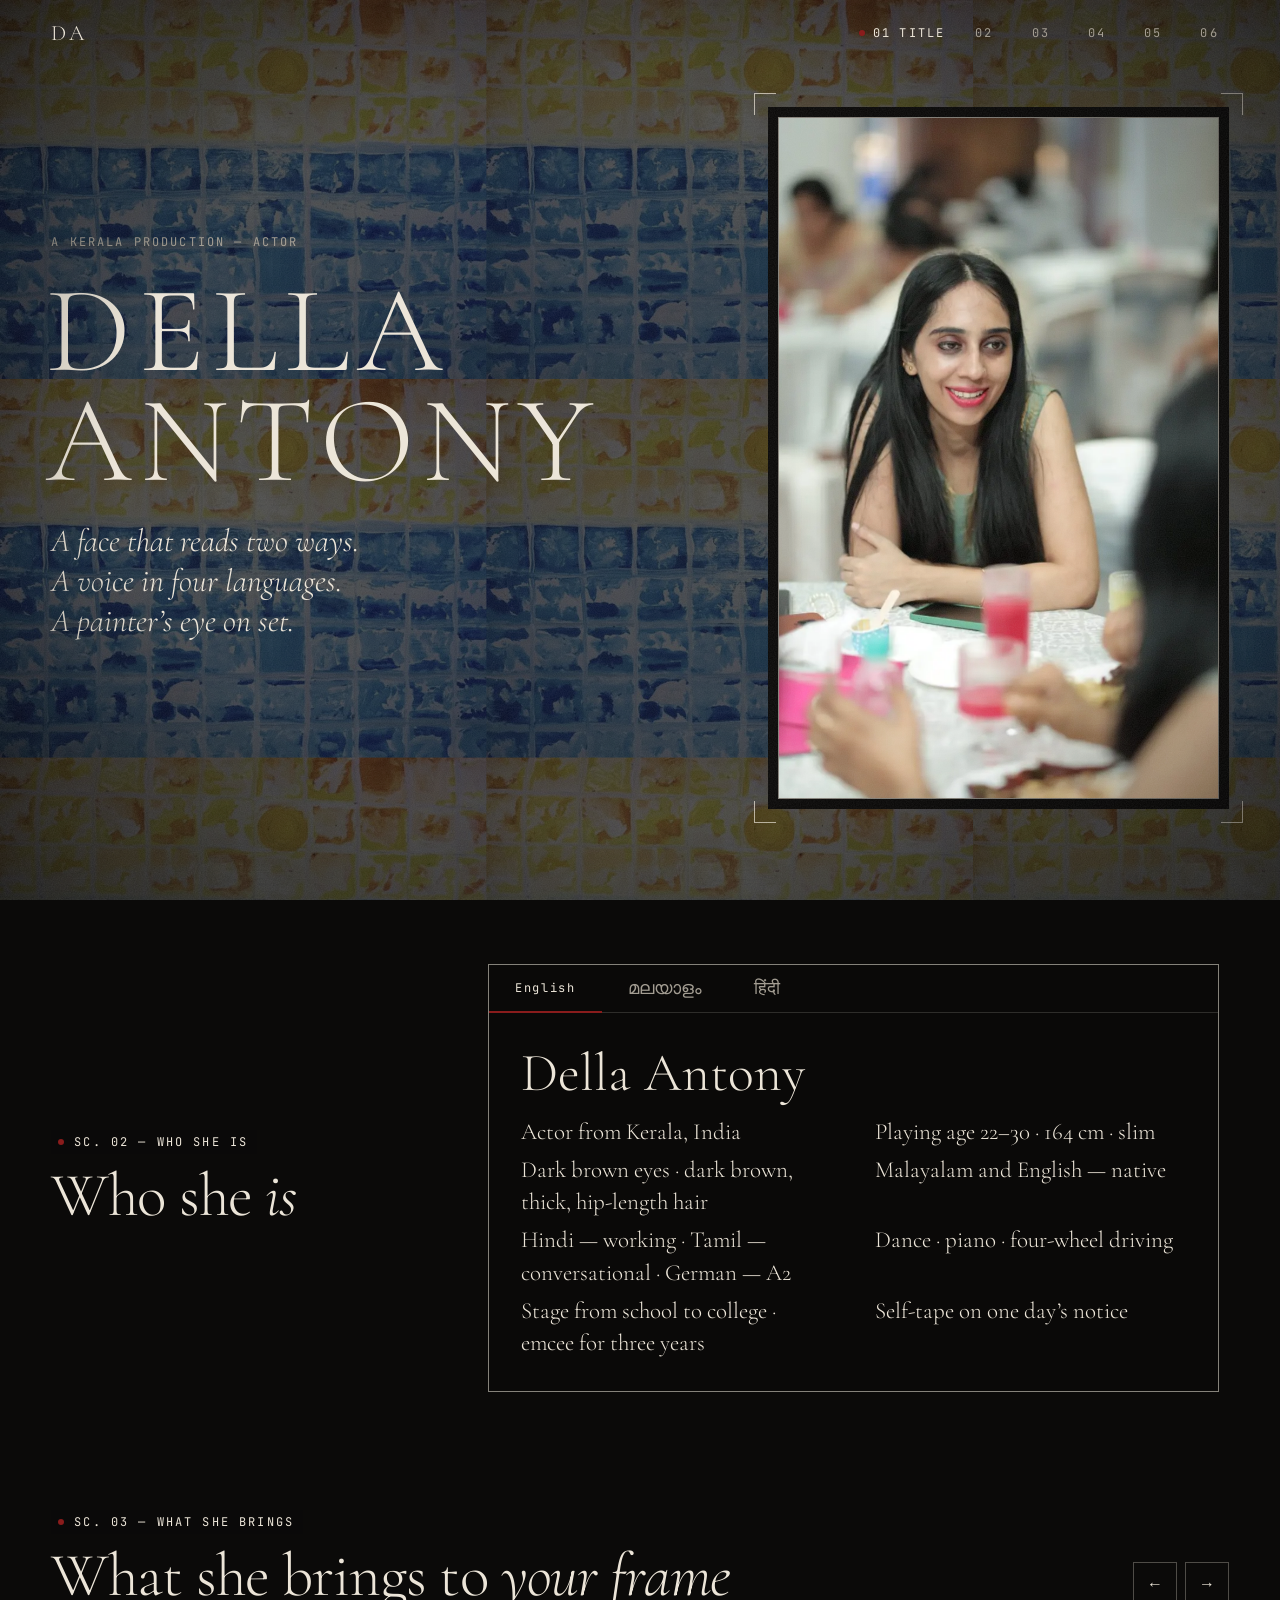
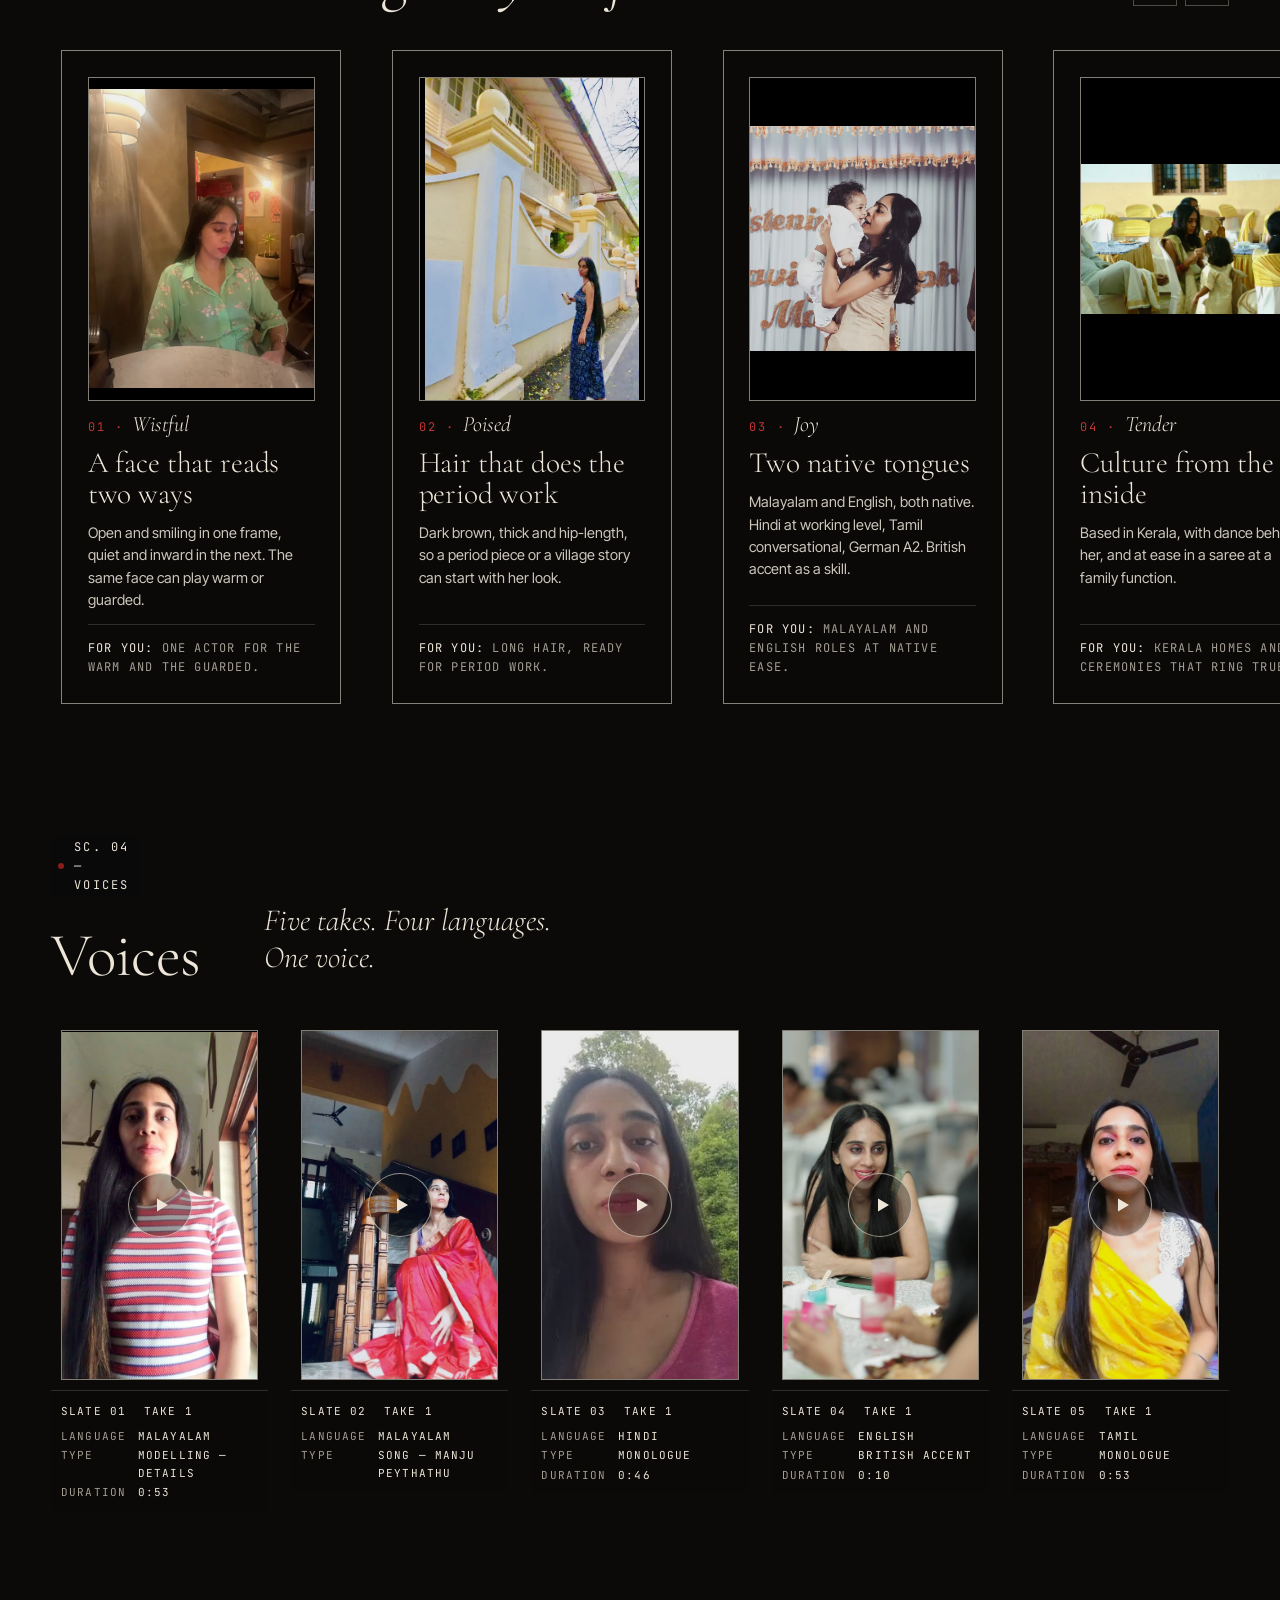
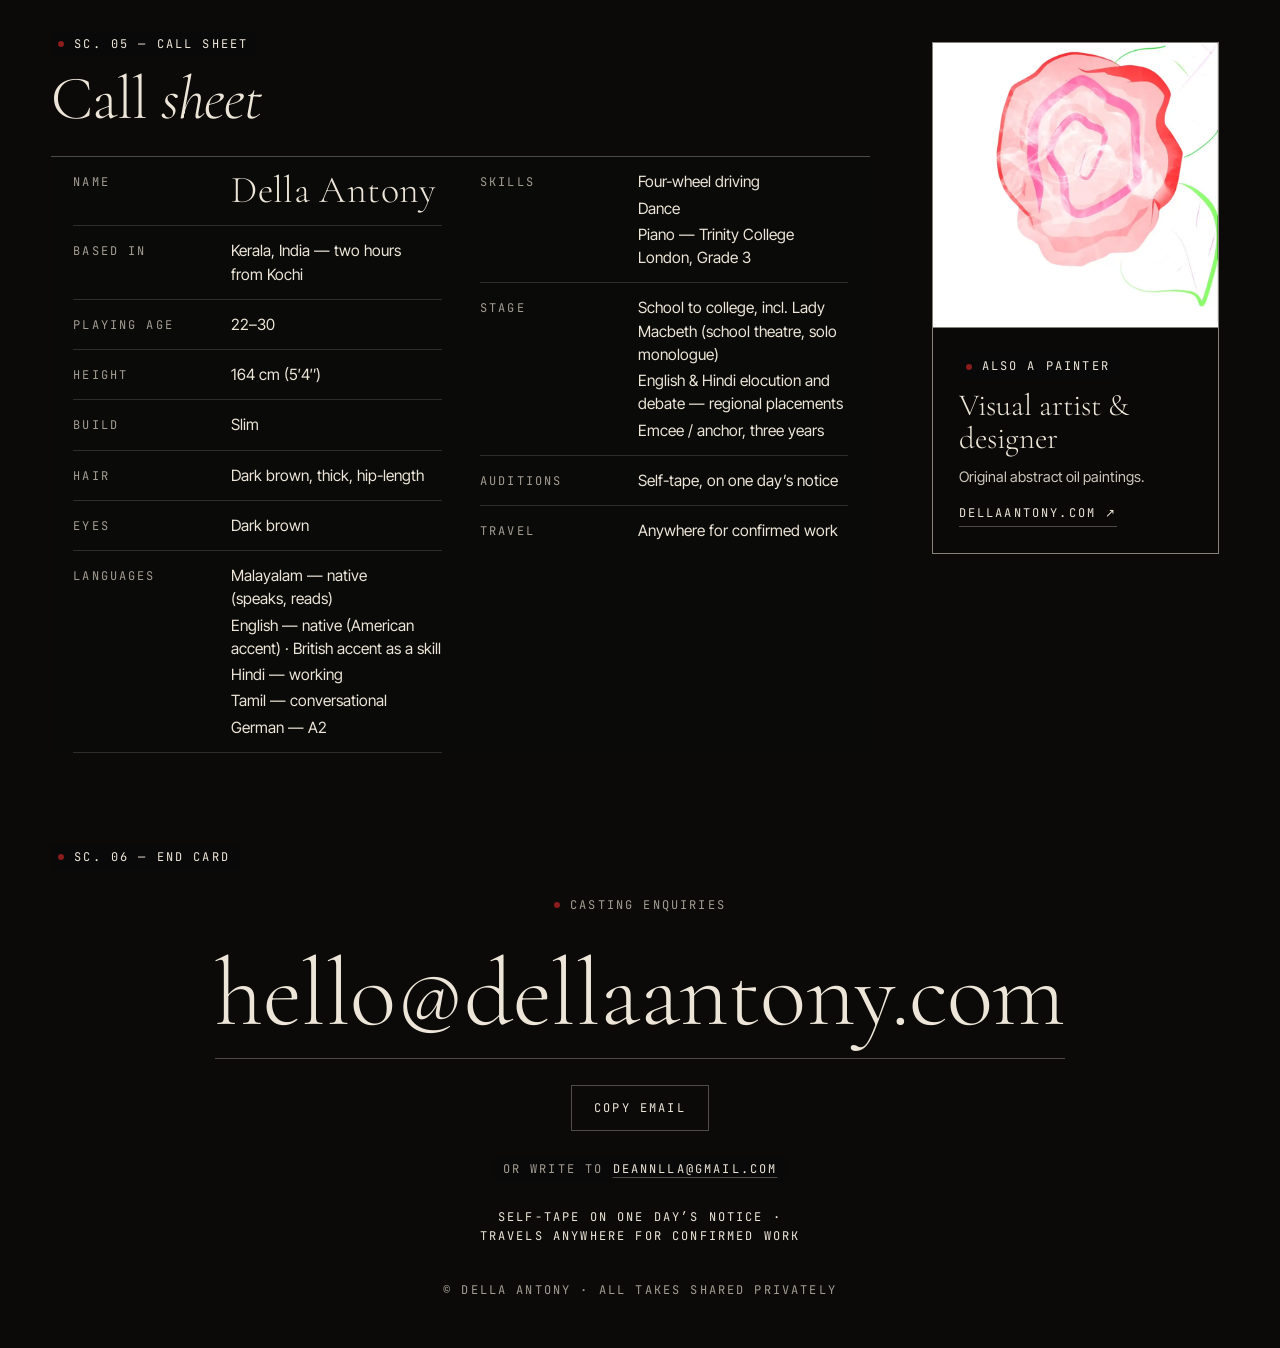
<file: della-portfolio/site/index.html>
<!doctype html>
<html lang="en">
<head>
<meta charset="utf-8">
<meta name="viewport" content="width=device-width, initial-scale=1, viewport-fit=cover">
<title>Della Antony — Actor</title>
<meta name="description" content="Malayalam · Tamil · Hindi · English">

<!-- Shared privately: keep search engines out -->
<meta name="robots" content="noindex, nofollow">
<meta name="theme-color" content="#0B0A09">
<meta name="color-scheme" content="dark">

<!-- Link previews (WhatsApp / email). Preview crawlers need the full address of the picture. -->
<meta property="og:type" content="website">
<meta property="og:url" content="https://actorportfoliodel.netlify.app/">
<meta property="og:title" content="Della Antony — Actor">
<meta property="og:description" content="Malayalam · Tamil · Hindi · English">
<meta property="og:image" content="https://actorportfoliodel.netlify.app/assets/og/og.jpg">
<meta property="og:image:width" content="1200">
<meta property="og:image:height" content="630">
<meta property="og:image:alt" content="Della Antony — Actor. A portrait of her smiling, on a dark ground.">
<meta name="twitter:card" content="summary_large_image">

<link rel="icon" href="data:image/svg+xml,%3Csvg xmlns='http://www.w3.org/2000/svg' viewBox='0 0 32 32'%3E%3Crect width='32' height='32' fill='%230B0A09'/%3E%3Ccircle cx='16' cy='16' r='5' fill='%238A1C1C'/%3E%3C/svg%3E">
<link rel="preload" href="fonts/cormorant-garamond-latin-300-normal.woff2" as="font" type="font/woff2" crossorigin>
<link rel="preload" href="fonts/jetbrains-mono-latin-400-normal.woff2" as="font" type="font/woff2" crossorigin>
<link rel="stylesheet" href="style.css">
<script>document.documentElement.classList.add('js')</script>
</head>
<body>
<a class="skip mono" href="#main">Skip to content</a>
<div class="painting" aria-hidden="true"></div>
<div class="grain-wrap" aria-hidden="true"><div class="grain"></div></div>
<div class="vignette" aria-hidden="true"></div>

<header class="bar">
  <a class="mark" href="#sc1" aria-label="DA — Della Antony, back to the title">DA</a>
  <nav aria-label="Scenes">
    <ol class="scenes mono">
      <li><a href="#sc1" data-scene="sc1"><i class="dot" aria-hidden="true"></i><span class="n">01</span><span class="lbl">Title</span></a></li>
      <li><a href="#sc2" data-scene="sc2"><i class="dot" aria-hidden="true"></i><span class="n">02</span><span class="lbl">Who</span></a></li>
      <li><a href="#sc3" data-scene="sc3"><i class="dot" aria-hidden="true"></i><span class="n">03</span><span class="lbl">Brings</span></a></li>
      <li><a href="#sc4" data-scene="sc4"><i class="dot" aria-hidden="true"></i><span class="n">04</span><span class="lbl">Voices</span></a></li>
      <li><a href="#sc5" data-scene="sc5"><i class="dot" aria-hidden="true"></i><span class="n">05</span><span class="lbl">Call sheet</span></a></li>
      <li><a href="#sc6" data-scene="sc6"><i class="dot" aria-hidden="true"></i><span class="n">06</span><span class="lbl">Contact</span></a></li>
    </ol>
  </nav>
</header>

<main id="main">

<!-- ═══════════ SC. 01 — TITLE ═══════════ -->
<section id="sc1" class="scene title" aria-labelledby="name">
  <figure class="hero-img">
    <span class="mat"><span class="fm"><picture>
      <source type="image/webp" srcset="assets/photos/hero-800.webp 800w, assets/photos/hero-1600.webp 1067w" sizes="(min-width: 960px) 40vw, 100vw">
      <img src="assets/photos/hero-800.webp" width="1067" height="1600" fetchpriority="high" decoding="async"
           alt="Della Antony smiling, seated at a table, in a sleeveless green-blue top, her long dark hair falling straight.">
    </picture></span></span>
    <i class="crop tl" aria-hidden="true"></i><i class="crop tr" aria-hidden="true"></i>
    <i class="crop bl" aria-hidden="true"></i><i class="crop br" aria-hidden="true"></i>
  </figure>

  <div class="title-copy">
    <p class="typed mono" id="typed" data-in="typed" data-text="A KERALA PRODUCTION — ACTOR"><span class="sr">A Kerala production — Actor</span><span class="typed-out" aria-hidden="true">A KERALA PRODUCTION — ACTOR</span><span class="caret" aria-hidden="true"></span></p>
    <h1 id="name" data-in="name"><span>Della</span> <span>Antony</span></h1>
    <p class="line" data-in="line"><span>A face that reads two ways.</span> <span>A voice in four languages.</span> <span>A painter’s eye on set.</span></p>
    <p class="langs mono" data-in="langs">Malayalam · Tamil · Hindi · English</p>
  </div>

  <p class="slate-bl mono" data-in="meta">SC. 01 / TAKE 1 / KOCHI, IN</p>
  <div class="rec-br mono" data-in="meta">
    <span class="rec"><i class="dot" aria-hidden="true"></i>REC</span>
    <a class="scroll" href="#sc2" aria-label="Scroll down"><span>Scroll</span><i class="hair" aria-hidden="true"></i></a>
  </div>
</section>

<!-- ═══════════ SC. 02 — WHO SHE IS ═══════════ -->
<section id="sc2" class="scene who" aria-labelledby="h-who">
  <header class="scene-head reveal">
    <p class="slate mono"><i class="dot" aria-hidden="true"></i>SC. 02 — WHO SHE IS</p>
    <h2 id="h-who">Who she <em>is</em></h2>
  </header>

  <div class="mat reveal" style="--d:150ms"><div class="fm bio">
    <div class="tabs mono" role="tablist" aria-label="Biodata language">
      <button role="tab" id="tab-en" aria-controls="bio-en" aria-selected="true" type="button">English</button>
      <button role="tab" id="tab-ml" aria-controls="bio-ml" aria-selected="false" tabindex="-1" type="button" lang="ml">മലയാളം</button>
      <button role="tab" id="tab-hi" aria-controls="bio-hi" aria-selected="false" tabindex="-1" type="button" lang="hi">हिंदी</button>
    </div>

    <div class="panel" role="tabpanel" id="bio-en" aria-labelledby="tab-en" lang="en">
      <p class="big">Della Antony</p>
      <p>Actor from Kerala, India</p>
      <p>Playing age 22–30 · 164 cm · slim</p>
      <p>Dark brown eyes · dark brown, thick, hip-length hair</p>
      <p>Malayalam and English — native</p>
      <p>Hindi — working · Tamil — conversational · German — A2</p>
      <p>Dance · piano · four-wheel driving</p>
      <p>Stage from school to college · emcee for three years</p>
      <p>Self-tape on one day’s notice</p>
    </div>

    <div class="panel" role="tabpanel" id="bio-ml" aria-labelledby="tab-ml" lang="ml" hidden>
      <p class="big">ഡെല്ല ആന്റണി</p>
      <p>കേരളത്തിൽ നിന്നുള്ള അഭിനേത്രി</p>
      <p>അഭിനയിക്കാവുന്ന പ്രായം 22–30 · ഉയരം 164 സെ.മീ. · മെലിഞ്ഞ ശരീരം</p>
      <p>ഇരുണ്ട തവിട്ടുനിറമുള്ള കണ്ണുകൾ · ഇരുണ്ട തവിട്ടുനിറത്തിലുള്ള, കട്ടിയുള്ള, അരവരെ നീളമുള്ള മുടി</p>
      <p>മലയാളവും ഇംഗ്ലീഷും — മാതൃഭാഷ</p>
      <p>ഹിന്ദി — പ്രവർത്തനക്ഷമം · തമിഴ് — സംഭാഷണ നിലവാരം · ജർമ്മൻ — A2</p>
      <p>നൃത്തം · പിയാനോ · ഫോർ-വീൽ ഡ്രൈവിംഗ്</p>
      <p>സ്കൂൾ മുതൽ കോളേജ് വരെ വേദി · മൂന്ന് വർഷം അവതാരക</p>
      <p>ഒരു ദിവസത്തെ അറിയിപ്പിൽ സെൽഫ്-ടേപ്പ്</p>
    </div>

    <div class="panel" role="tabpanel" id="bio-hi" aria-labelledby="tab-hi" lang="hi" hidden>
      <p class="big">डेला एंटनी</p>
      <p>केरल, भारत की अभिनेत्री</p>
      <p>किरदार की उम्र 22–30 · कद 164 सेमी · छरहरी</p>
      <p>गहरी भूरी आँखें · गहरे भूरे, घने, कमर तक लंबे बाल</p>
      <p>मलयालम और अंग्रेज़ी — मातृभाषा</p>
      <p>हिंदी — कामकाजी · तमिल — बातचीत लायक · जर्मन — A2</p>
      <p>नृत्य · पियानो · फ़ोर-व्हील ड्राइविंग</p>
      <p>स्कूल से कॉलेज तक मंच · तीन साल एमसी</p>
      <p>एक दिन के नोटिस पर सेल्फ-टेप</p>
    </div>
  </div></div>
</section>

<!-- ═══════════ SC. 03 — WHAT SHE BRINGS ═══════════ -->
<section id="sc3" class="scene brings" aria-labelledby="h-brings">
  <header class="scene-head rail-head reveal">
    <div>
      <p class="slate mono"><i class="dot" aria-hidden="true"></i>SC. 03 — WHAT SHE BRINGS</p>
      <h2 id="h-brings">What she brings to <em>your frame</em></h2>
    </div>
    <div class="rail-nav mono" aria-hidden="true">
      <button type="button" data-rail="rail-brings" data-dir="-1" tabindex="-1">←</button><button type="button" data-rail="rail-brings" data-dir="1" tabindex="-1">→</button>
    </div>
  </header>

  <ul class="rail cards reveal" id="rail-brings" tabindex="0" aria-label="What she brings, each with a photo. Swipe sideways to see all eight.">
    <li class="card pair"><div class="mat"><article class="fm">
      <button class="fr-btn" type="button" data-full="assets/photos/green-shirt-1600.webp" data-word="Wistful" aria-label="Enlarge photo 1, Wistful"><span class="ph"><img src="assets/photos/green-shirt-rail.webp" width="570" height="760" loading="lazy" decoding="async" alt="Della in a green floral shirt at a restaurant table, eyes lowered, lost in a quiet thought."></span></button>
      <p class="mono num">01 · <i>Wistful</i></p><h3>A face that reads two ways</h3>
      <p>Open and smiling in one frame, quiet and inward in the next. The same face can play warm or guarded.</p>
      <p class="mono foryou"><b>For you:</b> one actor for the warm and the guarded.</p></article></div></li>
    <li class="card pair"><div class="mat"><article class="fm">
      <button class="fr-btn" type="button" data-full="assets/photos/building-1600.webp" data-word="Poised" aria-label="Enlarge photo 2, Poised"><span class="ph"><img src="assets/photos/building-rail.webp" width="506" height="760" loading="lazy" decoding="async" alt="Della standing upright and small beside a cream and yellow heritage wall, her hair falling to her hips, looking back toward the camera."></span></button>
      <p class="mono num">02 · <i>Poised</i></p><h3>Hair that does the period work</h3>
      <p>Dark brown, thick and hip-length, so a period piece or a village story can start with her look.</p>
      <p class="mono foryou"><b>For you:</b> long hair, ready for period work.</p></article></div></li>
    <li class="card pair"><div class="mat"><article class="fm">
      <button class="fr-btn" type="button" data-full="assets/photos/baby-1600.webp" data-word="Joy" aria-label="Enlarge photo 3, Joy"><span class="ph"><img src="assets/photos/baby-rail.webp" width="760" height="760" loading="lazy" decoding="async" alt="Della lifting a laughing baby in white, her face close to his, at a christening."></span></button>
      <p class="mono num">03 · <i>Joy</i></p><h3>Two native tongues</h3>
      <p>Malayalam and English, both native. Hindi at working level, Tamil conversational, German A2. British accent as a skill.</p>
      <p class="mono foryou"><b>For you:</b> Malayalam and English roles at native ease.</p></article></div></li>
    <li class="card pair"><div class="mat"><article class="fm">
      <button class="fr-btn" type="button" data-full="assets/photos/saree-1600.webp" data-word="Tender" aria-label="Enlarge photo 4, Tender"><span class="ph"><img src="assets/photos/saree-rail.webp" width="1000" height="666" loading="lazy" decoding="async" alt="Della in a cream saree with a red bindi, seated at a family function, gently feeding a small child."></span></button>
      <p class="mono num">04 · <i>Tender</i></p><h3>Culture from the inside</h3>
      <p>Based in Kerala, with dance behind her, and at ease in a saree at a family function.</p>
      <p class="mono foryou"><b>For you:</b> Kerala homes and ceremonies that ring true.</p></article></div></li>
    <li class="card pair"><div class="mat"><article class="fm">
      <button class="fr-btn" type="button" data-full="assets/photos/night-lights-1600.webp" data-word="Radiant" aria-label="Enlarge photo 5, Radiant"><span class="ph"><img src="assets/photos/night-lights-rail.webp" width="428" height="760" loading="lazy" decoding="async" alt="Della in a lilac knit top and a long cream embroidered skirt, standing before a gate strung with fairy lights at night."></span></button>
      <p class="mono num">05 · <i>Radiant</i></p><h3>At home on a stage</h3>
      <p>Stage work from school to college, including Lady Macbeth in school theatre. Emcee for three years.</p>
      <p class="mono foryou"><b>For you:</b> stage-trained presence, and live hosting.</p></article></div></li>
    <li class="card pair"><div class="mat"><article class="fm">
      <button class="fr-btn" type="button" data-full="assets/photos/blue-dress-1600.webp" data-word="Unbothered" aria-label="Enlarge photo 6, Unbothered"><span class="ph"><img src="assets/photos/blue-dress-rail.webp" width="570" height="760" loading="lazy" decoding="async" alt="Della in a royal blue dress, reclining on a hotel bed with one hand in her hair, calm and unbothered."></span></button>
      <p class="mono num">06 · <i>Unbothered</i></p><h3>Behind the wheel</h3>
      <p>Four-wheel driving is on her list of skills.</p>
      <p class="mono foryou"><b>For you:</b> scenes that need her driving.</p></article></div></li>
    <li class="card pair"><div class="mat"><article class="fm">
      <button class="fr-btn" type="button" data-full="assets/photos/church-1600.webp" data-word="Awe" aria-label="Enlarge photo 7, Awe"><span class="ph"><img src="assets/photos/church-rail.webp" width="608" height="760" loading="lazy" decoding="async" alt="Della in a dark top beside a carved wooden staircase in an old church, looking up at golden statues in the dim light."></span></button>
      <p class="mono num">07 · <i>Awe</i></p><h3>A painter’s eye</h3>
      <p>A visual artist and designer who paints original abstract oils, and thinks in colour and composition.</p>
      <p class="mono foryou"><b>For you:</b> a collaborator who reads the frame.</p></article></div></li>
    <li class="card pair"><div class="mat"><article class="fm">
      <button class="fr-btn" type="button" data-full="assets/photos/kitchen-1600.webp" data-word="Lost in thought" aria-label="Enlarge photo 8, Lost in thought"><span class="ph"><img src="assets/photos/kitchen-rail.webp" width="608" height="760" loading="lazy" decoding="async" alt="Della in a black halter dress sitting on the floor by a window, holding a wine glass, a bottle and plates of food beside her, gazing off to one side."></span></button>
      <p class="mono num">08 · <i>Lost in thought</i></p><h3>Runs on a schedule</h3>
      <p>Works as a delivery manager, remotely, for a Delhi-based tech company.</p>
      <p class="mono foryou"><b>For you:</b> reliable on call times; self-tape on one day’s notice.</p></article></div></li>
  </ul>

</section>

<!-- ═══════════ SC. 04 — VOICES ═══════════ -->
<section id="sc4" class="scene voices" aria-labelledby="h-voices">
  <header class="scene-head reveal">
    <p class="slate mono"><i class="dot" aria-hidden="true"></i>SC. 04 — VOICES</p>
    <h2 id="h-voices">Voices</h2>
    <p class="lede" id="lede">Five takes. Four languages. One voice.</p>
  </header>

  <!-- Slate numbers and the line above are filled in by main.js from whatever cards are here. -->
  <ol class="rail slates reveal" id="slates" aria-label="Voice clips. Swipe sideways.">

<li class="clip" data-kind="local" data-lang="Malayalam" data-title="Modelling, details in Malayalam">
      <div class="mat"><div class="frame">
        <video preload="none" playsinline poster="assets/clips/modelling.jpg" src="assets/clips/modelling.mp4" width="478" height="850"></video>
        <button class="play" type="button" aria-label="Play modelling video, details in Malayalam, 0:53"><svg viewBox="0 0 24 24" aria-hidden="true"><path d="M8 5.5v13l11-6.5z"/></svg></button>
      </div></div>
      <div class="slate-block mono">
        <div class="sb-l"><span>Slate <b class="num">01</b></span><span>Take 1</span></div>
        <dl class="sb-r"><div><dt>Language</dt><dd>Malayalam</dd></div><div><dt>Type</dt><dd>Modelling — details</dd></div><div><dt>Duration</dt><dd>0:53</dd></div></dl>
      </div>
    </li>

    <li class="clip" data-kind="drive" data-drive="17_BsUe5hZY4g9yn6zxP_uX8tm5pnO3VO" data-lang="Malayalam" data-title="Malayalam song, Manju Peythathu">
      <div class="mat"><div class="frame">
        <img class="poster" src="assets/clips/malayalam-song.jpg" width="600" height="1067" loading="lazy" decoding="async" alt="">
        <button class="play" type="button" aria-label="Play Malayalam song, Manju Peythathu"><svg viewBox="0 0 24 24" aria-hidden="true"><path d="M8 5.5v13l11-6.5z"/></svg></button>
      </div></div>
      <div class="slate-block mono">
        <div class="sb-l"><span>Slate <b class="num">02</b></span><span>Take 1</span></div>
        <dl class="sb-r"><div><dt>Language</dt><dd>Malayalam</dd></div><div><dt>Type</dt><dd>Song — <i>Manju Peythathu</i></dd></div></dl>
      </div>
    </li>

    <li class="clip" data-kind="drive" data-drive="1vdoJn6vVb5UYqcr343RjLAH3665Zjwac" data-lang="Hindi" data-title="Hindi monologue">
      <div class="mat"><div class="frame">
        <img class="poster" src="assets/clips/hindi-monologue.jpg" width="268" height="480" loading="lazy" decoding="async" alt="">
        <button class="play" type="button" aria-label="Play Hindi monologue, 0:46"><svg viewBox="0 0 24 24" aria-hidden="true"><path d="M8 5.5v13l11-6.5z"/></svg></button>
      </div></div>
      <div class="slate-block mono">
        <div class="sb-l"><span>Slate <b class="num">03</b></span><span>Take 1</span></div>
        <dl class="sb-r"><div><dt>Language</dt><dd>Hindi</dd></div><div><dt>Type</dt><dd>Monologue</dd></div><div><dt>Duration</dt><dd>0:46</dd></div></dl>
      </div>
    </li>

    <li class="clip" data-kind="drive" data-drive="1JzuvHwbW107GGEgEe-f7tQGVp4_1A1zK" data-lang="English" data-title="English, British accent">
      <div class="mat"><div class="frame">
        <img class="poster" src="assets/clips/english-accent.jpg" width="480" height="853" loading="lazy" decoding="async" alt="">
        <button class="play" type="button" aria-label="Play English, British accent, 0:10"><svg viewBox="0 0 24 24" aria-hidden="true"><path d="M8 5.5v13l11-6.5z"/></svg></button>
      </div></div>
      <div class="slate-block mono">
        <div class="sb-l"><span>Slate <b class="num">04</b></span><span>Take 1</span></div>
        <dl class="sb-r"><div><dt>Language</dt><dd>English</dd></div><div><dt>Type</dt><dd>British accent</dd></div><div><dt>Duration</dt><dd>0:10</dd></div></dl>
      </div>
    </li>

    <li class="clip" data-kind="drive" data-drive="1vb6IYljEpzMHRqsVG76WBq1dD5vlzHbC" data-lang="Tamil" data-title="Tamil monologue">
      <div class="mat"><div class="frame">
        <img class="poster" src="assets/clips/tamil-monologue.jpg" width="480" height="853" loading="lazy" decoding="async" alt="">
        <button class="play" type="button" aria-label="Play Tamil monologue, 0:53"><svg viewBox="0 0 24 24" aria-hidden="true"><path d="M8 5.5v13l11-6.5z"/></svg></button>
      </div></div>
      <div class="slate-block mono">
        <div class="sb-l"><span>Slate <b class="num">05</b></span><span>Take 1</span></div>
        <dl class="sb-r"><div><dt>Language</dt><dd>Tamil</dd></div><div><dt>Type</dt><dd>Monologue</dd></div><div><dt>Duration</dt><dd>0:53</dd></div></dl>
      </div>
    </li>
  </ol>
</section>

<!-- ═══════════ SC. 05 — CALL SHEET ═══════════ -->
<section id="sc5" class="scene call" aria-labelledby="h-call">
  <div class="call-main">
    <header class="scene-head reveal">
      <p class="slate mono"><i class="dot" aria-hidden="true"></i>SC. 05 — CALL SHEET</p>
      <h2 id="h-call">Call <em>sheet</em></h2>
    </header>

    <dl class="sheet-rows reveal">
      <div class="row"><dt class="mono">Name</dt><dd class="name">Della Antony</dd></div>
      <div class="row"><dt class="mono">Based in</dt><dd>Kerala, India — two hours from Kochi</dd></div>
      <div class="row"><dt class="mono">Playing age</dt><dd>22–30</dd></div>
      <div class="row"><dt class="mono">Height</dt><dd>164 cm (5′4″)</dd></div>
      <div class="row"><dt class="mono">Build</dt><dd>Slim</dd></div>
      <div class="row"><dt class="mono">Hair</dt><dd>Dark brown, thick, hip-length</dd></div>
      <div class="row"><dt class="mono">Eyes</dt><dd>Dark brown</dd></div>
      <div class="row"><dt class="mono">Languages</dt><dd><ul>
        <li>Malayalam — native (speaks, reads)</li>
        <li>English — native (American accent) · British accent as a skill</li>
        <li>Hindi — working</li>
        <li>Tamil — conversational</li>
        <li>German — A2</li>
      </ul></dd></div>
      <div class="row"><dt class="mono">Skills</dt><dd><ul>
        <li>Four-wheel driving</li>
        <li>Dance</li>
        <li>Piano — Trinity College London, Grade 3</li>
      </ul></dd></div>
      <div class="row"><dt class="mono">Stage</dt><dd><ul>
        <li>School to college, incl. Lady Macbeth (school theatre, solo monologue)</li>
        <li>English &amp; Hindi elocution and debate — regional placements</li>
        <li>Emcee / anchor, three years</li>
      </ul></dd></div>
      <div class="row"><dt class="mono">Auditions</dt><dd>Self-tape, on one day’s notice</dd></div>
      <div class="row"><dt class="mono">Travel</dt><dd>Anywhere for confirmed work</dd></div>
    </dl>
  </div>

  <aside class="painter reveal" style="--d:200ms" aria-labelledby="h-painter">
    <div class="mat"><div class="fm">
      <img class="rose" src="assets/photos/rose-800.webp" width="800" height="800" loading="lazy" decoding="async" alt="A digital rose by Della: soft pink petals with smoke-like white strokes and a bright green leaf.">
      <div class="painter-copy">
        <p class="mono slate"><i class="dot" aria-hidden="true"></i>Also a painter</p>
        <h3 id="h-painter">Visual artist &amp; designer</h3>
        <p>Original abstract oil paintings.</p>
        <a class="mono plink" href="https://dellaantony.com/" target="_blank" rel="noopener">dellaantony.com ↗</a>
      </div>
    </div></div>
  </aside>
</section>

<!-- ═══════════ SC. 06 — END CARD ═══════════ -->
<section id="sc6" class="scene end" aria-labelledby="h-end">
  <p class="slate mono reveal"><i class="dot" aria-hidden="true"></i>SC. 06 — END CARD</p>
  <div class="credits">
    <h2 id="h-end" class="mono credit-label reveal" style="--d:200ms"><i class="dot" aria-hidden="true"></i>Casting enquiries</h2>
    <p class="reveal" style="--d:500ms"><a class="email" id="email" href="mailto:hello@dellaantony.com?cc=deannlla@gmail.com&amp;subject=Casting%20enquiry%20%E2%80%94%20Della%20Antony">hello@dellaantony.com</a></p>
    <p class="reveal" style="--d:800ms"><button class="copy mono" id="copy" type="button" aria-describedby="copy-status">Copy email</button><span id="copy-status" class="sr" role="status" aria-live="polite"></span></p>
    <p class="mono alt reveal" style="--d:900ms">Or write to <a href="mailto:deannlla@gmail.com?subject=Casting%20enquiry%20%E2%80%94%20Della%20Antony">deannlla@gmail.com</a></p>
    <p class="mono pitch reveal" style="--d:1000ms">Self-tape on one day’s notice · travels anywhere for confirmed work</p>
  </div>
  <p class="legal mono reveal" style="--d:1200ms">© Della Antony · All takes shared privately</p>
</section>

</main>

<dialog class="lb" id="lb" aria-label="Photo viewer">
  <p class="lb-count mono" id="lb-count" aria-live="polite">FR. 01 / 06</p>
  <button class="lb-close mono" type="button" id="lb-close" aria-label="Close viewer">Close ✕</button>
  <button class="lb-nav lb-prev mono" type="button" id="lb-prev" aria-label="Previous frame">←</button>
  <div class="lb-stage"><img id="lb-img" alt="" decoding="async"></div>
  <button class="lb-nav lb-next mono" type="button" id="lb-next" aria-label="Next frame">→</button>
</dialog>

<script src="main.js" defer></script>
</body>
</html>
</file>
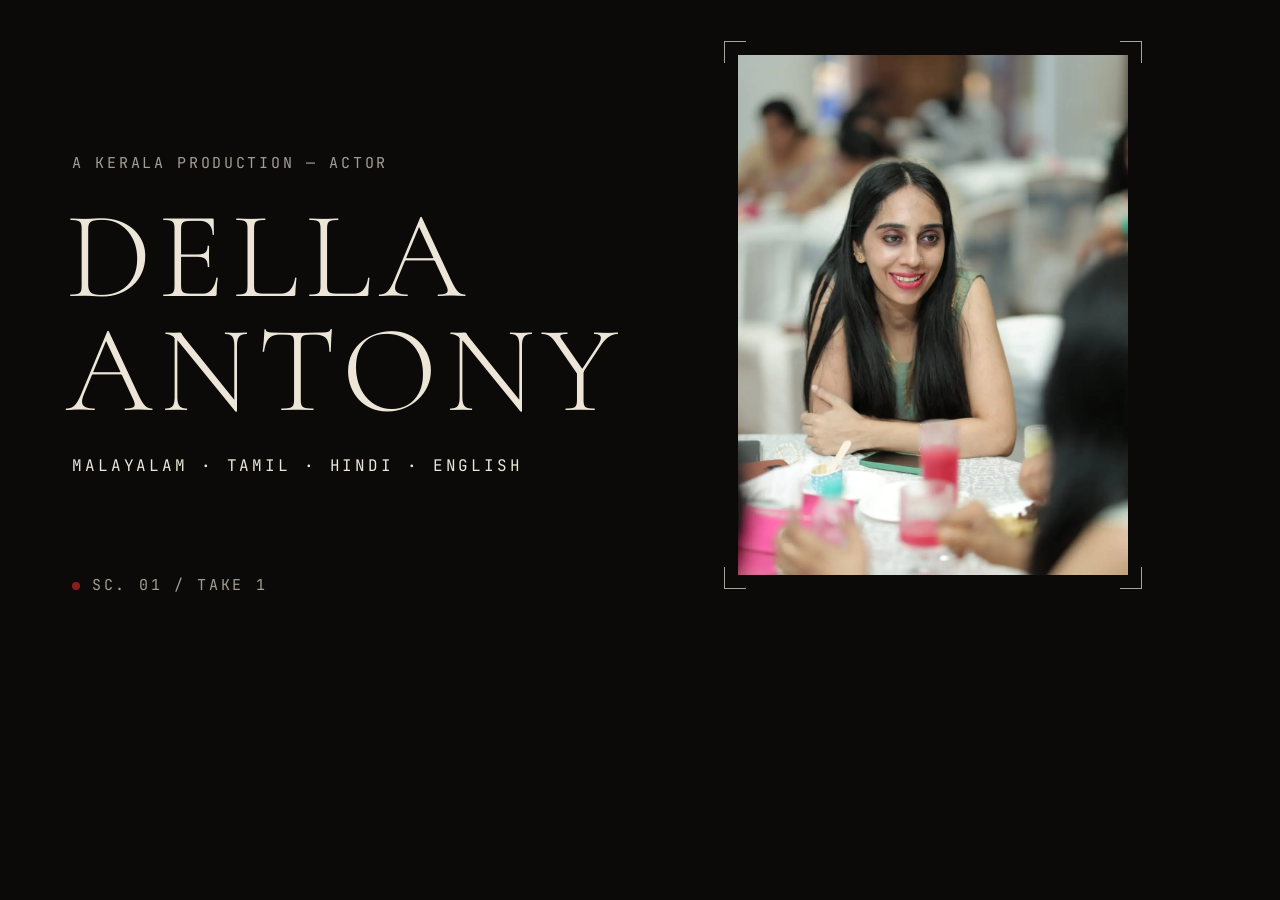
<file: della-portfolio/tools/og.html>
<!doctype html><meta charset="utf-8">
<style>
@font-face{font-family:C;font-weight:300;src:url(../site/fonts/cormorant-garamond-latin-300-normal.woff2)}
@font-face{font-family:M;src:url(../site/fonts/jetbrains-mono-latin-400-normal.woff2)}
*{box-sizing:border-box;margin:0}
body{width:1200px;height:630px;background:#0B0A09;color:#ECE5D8;position:relative;overflow:hidden}
.ph{position:absolute;right:72px;top:55px;width:390px;height:520px;border:0}
.ph img{width:100%;height:100%;object-fit:cover;object-position:50% 24%;display:block}
.c{position:absolute;width:22px;height:22px;border:1px solid rgba(236,229,216,.7)}
.tl{top:-14px;left:-14px;border-right:0;border-bottom:0}.tr{top:-14px;right:-14px;border-left:0;border-bottom:0}
.bl{bottom:-14px;left:-14px;border-right:0;border-top:0}.br{bottom:-14px;right:-14px;border-left:0;border-top:0}
.t{position:absolute;left:72px;top:0;bottom:0;display:flex;flex-direction:column;justify-content:center;gap:26px}
.m{font:400 15px/1.5 M;letter-spacing:.18em;text-transform:uppercase;color:#A39D92}
h1{font:300 124px/.92 C;text-transform:uppercase;letter-spacing:.06em;margin-left:-6px}
.l{font:400 16px/1.5 M;letter-spacing:.18em;text-transform:uppercase;color:#ECE5D8}
.d{display:inline-block;width:8px;height:8px;border-radius:50%;background:#8A1C1C;margin-right:12px}
.s{position:absolute;left:72px;bottom:34px}
</style>
<div class="t"><p class="m">A Kerala production — Actor</p><h1>Della<br>Antony</h1><p class="l">Malayalam · Tamil · Hindi · English</p></div>
<p class="m s"><span class="d"></span>SC. 01 / TAKE 1</p>
<div class="ph"><img src="../site/assets/photos/hero-1600.webp"><i class="c tl"></i><i class="c tr"></i><i class="c bl"></i><i class="c br"></i></div>
</file>
<file: della-portfolio/site/style.css>
/* ───────────────────────────────────────────────
   Della Antony — portfolio v2
   Palette: near-black · bone · one kumkum red
   ─────────────────────────────────────────────── */

@font-face{font-family:"Cormorant Garamond";font-weight:300;font-style:normal;font-display:swap;src:url(fonts/cormorant-garamond-latin-300-normal.woff2) format("woff2")}
@font-face{font-family:"Cormorant Garamond";font-weight:300;font-style:italic;font-display:swap;src:url(fonts/cormorant-garamond-latin-300-italic.woff2) format("woff2")}
@font-face{font-family:"JetBrains Mono";font-weight:400;font-style:normal;font-display:swap;src:url(fonts/jetbrains-mono-latin-400-normal.woff2) format("woff2")}
@font-face{font-family:"Inter Tight";font-weight:400;font-style:normal;font-display:swap;src:url(fonts/inter-tight-latin-400-normal.woff2) format("woff2")}
/* Only downloaded when the Malayalam / Hindi tab is opened */
@font-face{font-family:"Noto Serif Malayalam";font-weight:300;font-display:swap;src:url(fonts/noto-serif-malayalam-300.woff2) format("woff2")}
@font-face{font-family:"Noto Serif Devanagari";font-weight:300;font-display:swap;src:url(fonts/noto-serif-devanagari-300.woff2) format("woff2")}

:root{
  --bg:#0B0A09;
  --bone:#ECE5D8;
  --bone-dim:#A39D92;               /* 7:1 on --bg */
  --frame:rgba(236,229,216,.55);    /* the 1px bone frame */
  --hair:rgba(236,229,216,.30);
  --hair-soft:rgba(236,229,216,.16);
  --red:#8A1C1C;                    /* the only accent */
  --red-lit:#C03434;                /* same red, lifted so focus rings read on black */
  --ease:cubic-bezier(.2,.7,0,1);
  --gutter:16px;
  --display:"Cormorant Garamond","Cormorant",Georgia,"Times New Roman",serif;
  --mono:"JetBrains Mono",ui-monospace,"SF Mono",Menlo,Consolas,monospace;
  --body:"Inter Tight",system-ui,-apple-system,"Segoe UI",Roboto,sans-serif;
  /* PAINTING: when the sunset painting is supplied (assets/bg/painting-800.webp), un-comment the next line */
  --painting-img: url(assets/bg/painting-800.webp);
}
@media (min-width:600px){:root{--gutter:clamp(24px,4vw,56px)}}

*,*::before,*::after{box-sizing:border-box}
html{-webkit-text-size-adjust:100%;background:var(--bg);overflow-x:hidden;max-width:100%}
@media (prefers-reduced-motion:no-preference){html{scroll-behavior:smooth}}
body{margin:0;background:transparent;color:var(--bone);font:400 16px/1.6 var(--body);-webkit-font-smoothing:antialiased;text-rendering:optimizeLegibility;max-width:100%}
img,picture,video{display:block;max-width:100%}
ol,ul{margin:0;padding:0;list-style:none}
dl,dd,figure,h1,h2,h3,p{margin:0}
button{font:inherit;color:inherit;background:none;border:0;padding:0;cursor:pointer}
a{color:inherit}
em,i{font-style:italic}
[hidden]{display:none!important}

:focus-visible{outline:2px solid var(--red-lit);outline-offset:4px}
::selection{background:var(--red);color:var(--bone)}

.mono{font:400 11px/1.55 var(--mono);letter-spacing:.18em;text-transform:uppercase}
@media (min-width:900px){.mono{font-size:12px}}
.sr{position:absolute;width:1px;height:1px;overflow:hidden;clip:rect(0 0 0 0);white-space:nowrap}
.skip{position:fixed;left:var(--gutter);top:-80px;z-index:200;background:var(--bone);color:var(--bg);padding:10px 14px}
.skip:focus{top:12px}
.dot{display:inline-block;width:6px;height:6px;border-radius:50%;background:var(--red);flex:none}

/* ── The painting tiles behind everything, under a 70% near-black veil ── */
.painting{position:fixed;inset:0;z-index:-2;pointer-events:none;background:var(--bg) var(--painting-img,none) 0 0/clamp(260px,38vw,520px) auto repeat}
.painting::after{content:"";position:absolute;inset:0;background:rgba(11,10,9,.7)}

/* ── Film grain + vignette. The wrapper clips the oversized grain, so it can never widen the page (iPhone) ── */
.grain-wrap{position:fixed;inset:0;z-index:90;pointer-events:none;overflow:hidden;contain:strict}
.grain{position:absolute;inset:-10%;opacity:.06;
  background-image:url("data:image/svg+xml;utf8,<svg xmlns='http://www.w3.org/2000/svg' width='220' height='220'><filter id='n'><feTurbulence type='fractalNoise' baseFrequency='.85' numOctaves='2' stitchTiles='stitch'/><feColorMatrix values='0 0 0 0 1  0 0 0 0 1  0 0 0 0 1  0 0 0 1.3 -.15'/></filter><rect width='100%' height='100%' filter='url(%23n)'/></svg>");
  animation:grain 1.1s steps(1) infinite}
@keyframes grain{
  0%{transform:translate(0,0)}  17%{transform:translate(-3%,2%)} 33%{transform:translate(2%,-3%)}
  50%{transform:translate(-2%,-1%)} 67%{transform:translate(3%,3%)} 83%{transform:translate(-1%,2%)}}
.vignette{position:fixed;inset:0;z-index:89;pointer-events:none;
  background:radial-gradient(ellipse at center,transparent 58%,rgba(0,0,0,.5) 100%)}

/* ── 1px bone frame inside a 10px dark mat: nothing blends into the painting ── */
.mat{display:block;padding:10px;background:var(--bg)}
.fm{display:block;border:1px solid var(--frame);overflow:hidden}

/* ── Top bar ── */
.bar{position:fixed;inset:0 0 auto 0;z-index:100;display:flex;align-items:center;justify-content:space-between;
  padding:max(14px,env(safe-area-inset-top)) var(--gutter) 14px;border-bottom:1px solid transparent;
  transition:background-color 900ms var(--ease),border-color 900ms var(--ease)}
.bar.scrolled{background:rgba(11,10,9,.8);-webkit-backdrop-filter:blur(8px);backdrop-filter:blur(8px);border-bottom-color:var(--hair-soft)}
.mark{font:300 22px/1 var(--display);letter-spacing:.14em;text-decoration:none;padding:6px 0}
.scenes{display:flex;gap:clamp(10px,2.4vw,26px)}
.scenes a{display:inline-flex;align-items:center;gap:8px;text-decoration:none;color:var(--bone-dim);padding:10px 2px;position:relative;transition:color 600ms var(--ease)}
.scenes .dot{opacity:0;position:absolute;left:50%;top:2px;margin-left:-3px;transition:opacity 600ms var(--ease)}
.scenes a[aria-current="true"]{color:var(--bone)}
.scenes a[aria-current="true"] .dot{opacity:1}
.scenes .lbl{position:absolute;width:1px;height:1px;overflow:hidden;clip:rect(0 0 0 0);white-space:nowrap}   /* read aloud, not shown, on small screens */
@media (hover:hover){.scenes a:hover{color:var(--bone)}}
@media (min-width:1100px){
  .scenes .dot{position:static;margin:0;display:none}
  .scenes a[aria-current="true"] .dot{display:inline-block}
  .scenes a .lbl{position:static;width:auto;height:auto;clip:auto;display:inline;max-width:0;overflow:hidden;white-space:nowrap;opacity:0;transition:max-width 900ms var(--ease),opacity 900ms var(--ease)}
  .scenes a[aria-current="true"] .lbl,.scenes a:hover .lbl,.scenes a:focus-visible .lbl{max-width:9em;opacity:1}
}

/* ── Scenes ── */
.scene{position:relative;padding:clamp(40px,4.2vw,60px) var(--gutter)}
.scene-head{margin-bottom:clamp(18px,2.2vw,28px)}
.slate{display:flex;align-items:center;gap:10px;color:var(--bone);width:fit-content;max-width:100%;background:rgba(11,10,9,.78);padding:3px 9px 3px 7px}
h2{font:300 clamp(36px,4.8vw,68px)/.96 var(--display);letter-spacing:-.015em;margin-top:clamp(8px,1vw,14px)}
h2 em{font-style:italic}

/* ── Reveals: rise 40px and fade, slowly ── */
.js .reveal{opacity:0;transform:translateY(40px);transition:opacity 1200ms var(--ease),transform 1200ms var(--ease);transition-delay:var(--d,0ms)}
.js .reveal.in{opacity:1;transform:none}
@keyframes rise{from{opacity:0;transform:translateY(40px)}to{opacity:1;transform:none}}
@supports (animation-timeline:view()){
  .js .reveal,.js .reveal.in{opacity:1;transform:none;transition:none;animation:rise linear both;animation-timeline:view();animation-range:entry 0% entry 55%}
}

/* ═════════ SC. 01 — TITLE ═════════ */
.title{min-height:100vh;min-height:100svh;padding:0;overflow:hidden;display:block;isolation:isolate}
.hero-img{position:absolute;inset:0;z-index:0;background:var(--bg)}
.hero-img .mat,.hero-img .fm,.hero-img picture,.hero-img img{display:block;width:100%;height:100%}
.hero-img .mat{padding:0;background:none}
.hero-img .fm{border:0}
.hero-img img{object-fit:cover;object-position:50% 28%}
.hero-img::after{content:"";position:absolute;inset:0;background:rgba(11,10,9,.6);pointer-events:none}   /* flat overlay, no gradient */
.title-copy{text-shadow:0 1px 14px rgba(11,10,9,.85)}
.hero-img .crop{position:absolute;width:20px;height:20px;border:1px solid rgba(236,229,216,.7);z-index:2}
.crop.tl{top:68px;left:var(--gutter);border-right:0;border-bottom:0}
.crop.tr{top:68px;right:var(--gutter);border-left:0;border-bottom:0}
.crop.bl{bottom:68px;left:var(--gutter);border-right:0;border-top:0}
.crop.br{bottom:68px;right:var(--gutter);border-left:0;border-top:0}

.title-copy{position:relative;z-index:3;min-height:100vh;min-height:100svh;display:flex;flex-direction:column;justify-content:flex-end;gap:clamp(12px,2vw,20px);padding:96px var(--gutter) 108px}
.typed{color:var(--bone-dim);min-height:1.6em;display:flex;align-items:center}
.caret{display:inline-block;width:1px;height:1.1em;background:var(--bone-dim);margin-left:3px;opacity:0}
.typing .caret{opacity:1;animation:caret .8s steps(1) infinite}
@keyframes caret{50%{opacity:0}}
h1{font:300 clamp(56px,15.5vw,180px)/.9 var(--display);text-transform:uppercase;letter-spacing:.06em;display:flex;flex-direction:column;align-items:flex-start;margin-left:-.04em;max-width:100%}
h1 span{display:block}
.line{font:italic 300 clamp(20px,5.2vw,34px)/1.25 var(--display);color:var(--bone)}
.line span{display:block}
.langs{color:var(--bone)}

.slate-bl,.rec-br{position:absolute;z-index:3;bottom:calc(max(18px,env(safe-area-inset-bottom)) + 4px);color:var(--bone-dim)}
.slate-bl{left:var(--gutter)}
.rec-br{right:var(--gutter);display:flex;align-items:center;gap:18px}
.rec{display:inline-flex;align-items:center;gap:8px;color:var(--bone)}
.rec .dot{width:7px;height:7px;animation:rec 1.6s steps(1) infinite}
@keyframes rec{50%{opacity:.15}}
.scroll{display:inline-flex;align-items:center;gap:10px;text-decoration:none;color:var(--bone-dim);padding:8px 0}
.scroll .hair{display:block;width:44px;height:1px;background:var(--hair);position:relative;overflow:hidden}
.scroll .hair::after{content:"";position:absolute;inset:0;background:var(--bone);transform:translateX(-100%);animation:scan 3.2s var(--ease) infinite}
@keyframes scan{0%{transform:translateX(-100%)}55%,100%{transform:translateX(100%)}}
@media (max-width:599px){
  .slate-bl{letter-spacing:.12em}
  .rec-br{gap:12px}
  .scroll span{display:none}
  .scroll .hair{width:26px}
}

/* title sequence: only hidden when JS is going to run it */
.js [data-in]{opacity:0}
.js [data-in].on{opacity:1;transition:opacity 1400ms var(--ease)}
.js h1[data-in]{letter-spacing:.3em}
.js h1[data-in].on{animation:name-in 2s var(--ease) forwards;transition:none}
@keyframes name-in{0%{opacity:0;letter-spacing:.3em}40%{opacity:1}100%{opacity:1;letter-spacing:.06em}}
.js .hero-img{opacity:0;animation:imgin 1.6s var(--ease) .45s forwards}
@keyframes imgin{to{opacity:1}}
.js .hero-img img{animation:drift 12s linear .45s forwards}
@keyframes drift{from{transform:scale(1)}to{transform:scale(1.04)}}

@media (min-width:960px){
  .title{display:grid;grid-template-columns:repeat(12,minmax(0,1fr));column-gap:var(--gutter);align-items:center;padding:88px var(--gutter) 72px}
  .title-copy{grid-column:1/8;grid-row:1;min-height:0;padding:0;justify-content:center;gap:24px;text-shadow:none}
  h1{font-size:clamp(88px,9.6vw,168px)}
  .line{font-size:clamp(24px,2.5vw,36px)}
  .hero-img{position:relative;inset:auto;grid-column:8/13;grid-row:1;justify-self:end;height:min(78vh,780px);height:min(78svh,780px);aspect-ratio:2/3;width:auto;max-width:100%;z-index:1}
  .hero-img .mat{padding:10px;background:var(--bg)}
  .hero-img .fm{border:1px solid var(--frame)}
  .hero-img::after{display:none}
  .hero-img img{object-position:50% 30%}
  .hero-img .crop{width:22px;height:22px}
  .crop.tl{top:-14px;left:-14px}.crop.tr{top:-14px;right:-14px}
  .crop.bl{bottom:-14px;left:-14px}.crop.br{bottom:-14px;right:-14px}
}

/* ═════════ SC. 02 — WHO SHE IS ═════════ */
.who{display:grid;gap:0}
.bio{background:rgba(11,10,9,.96)}
.tabs{display:flex;border-bottom:1px solid var(--hair-soft)}
.tabs button{padding:14px clamp(14px,2.4vw,26px);color:var(--bone-dim);border-bottom:2px solid transparent;margin-bottom:-1px;letter-spacing:.14em;transition:color 600ms var(--ease),border-color 600ms var(--ease)}
.tabs button[lang="ml"]{font:300 18px/1 system-ui,serif;letter-spacing:0;text-transform:none}
.tabs button[lang="hi"]{font:300 18px/1 system-ui,serif;letter-spacing:0;text-transform:none}
.tabs button[aria-selected="true"]{color:var(--bone);border-bottom-color:var(--red)}
@media (hover:hover){.tabs button:hover{color:var(--bone)}}
.panel{padding:clamp(20px,2.6vw,32px);display:grid;gap:6px 44px;font:300 clamp(20px,1.8vw,23px)/1.4 var(--display)}
.panel p{max-width:34ch}
.panel .big{font-size:clamp(34px,4.2vw,56px);line-height:1.05;margin-bottom:8px}
.panel[lang="ml"]{font-family:"Noto Serif Malayalam",serif;line-height:1.7}
.panel[lang="hi"]{font-family:"Noto Serif Devanagari",serif;line-height:1.6}
.panel[lang="ml"] .big,.panel[lang="hi"] .big{font-size:clamp(30px,3.6vw,46px)}
@media (min-width:900px){
  .who{grid-template-columns:minmax(0,4fr) minmax(0,8fr);column-gap:var(--gutter);align-items:center}
  .who .scene-head{margin:0}
  .panel{grid-template-columns:1fr 1fr;align-content:start}
  .panel .big{grid-column:1/-1}
  .panel p{max-width:none}
}

/* ═════════ Swipe rails (brings · range · voices) ═════════ */
.rail{display:flex;gap:clamp(14px,1.8vw,24px);overflow-x:auto;overscroll-behavior-x:contain;scroll-snap-type:x proximity;scroll-padding-inline:var(--gutter);
  margin-inline:calc(var(--gutter)*-1);padding:6px var(--gutter) 14px;scrollbar-width:none;-webkit-overflow-scrolling:touch}
.rail::-webkit-scrollbar{display:none}
.rail>*{scroll-snap-align:start}
.rail:focus-visible{outline-offset:-2px}
.rail-head{display:flex;justify-content:space-between;align-items:flex-end;gap:16px}
.sub-head{margin-top:clamp(26px,3.6vw,44px);margin-bottom:6px}
.sub-title{font:300 clamp(26px,3vw,40px)/1.05 var(--display);margin-top:8px}
.sub-title em{font-style:italic}
.rail-nav{display:none}
@media (min-width:900px){
  .rail-nav{display:flex;gap:8px}
  .rail-nav button{width:44px;height:44px;border:1px solid var(--hair);font-size:16px;letter-spacing:0;background:var(--bg);transition:border-color 600ms var(--ease)}
  .rail-nav button:hover{border-color:var(--red)}
}

/* SC. 03 — cards */
.card{flex:0 0 clamp(250px,76vw,310px);display:flex}
.card .mat{display:flex;width:100%}
.card .fm{display:flex;flex-direction:column;gap:12px;width:100%;padding:clamp(18px,2vw,26px);background:rgba(11,10,9,.96)}
.card .num{color:var(--red-lit)}
.card h3{font:300 clamp(25px,2.3vw,31px)/1.05 var(--display);letter-spacing:-.005em}
.card p:not(.mono){font:400 14.5px/1.55 var(--body);color:rgba(236,229,216,.86)}
.foryou{margin-top:auto;padding-top:14px;border-top:1px solid var(--hair-soft);color:var(--bone-dim);letter-spacing:.1em;line-height:1.6}
.foryou b{font-weight:400;color:var(--bone)}

/* SC. 04 — stills */

.cards{--rh:clamp(280px,38vh,360px);align-items:flex-start;gap:clamp(18px,2.4vw,32px)}
.cards>.card{align-self:stretch}
.divide{flex:none;display:flex;align-self:stretch;width:44px;border-left:1px solid var(--hair);padding:0 0 0 12px}
.divide span{writing-mode:vertical-rl;color:var(--bone);background:rgba(11,10,9,.82);padding:10px 4px;align-self:flex-start}
.group{flex:none;display:flex;flex-direction:column;gap:14px}
.ghead{display:flex;gap:12px;align-items:baseline;color:var(--bone);padding:0 2px 9px;border-bottom:1px solid var(--hair);background:rgba(11,10,9,.82);width:100%}
.ghead span{color:var(--red-lit)}
.ghead>*{position:sticky;left:var(--gutter);font-weight:400}
.ghead .gt{margin-left:0}
.grow{display:flex;gap:clamp(14px,1.8vw,24px);align-items:flex-start}
.shot.lead .fm{height:calc(var(--rh)*1.12);width:calc(var(--rh)*1.12*var(--w)/var(--h))}
.shot{flex:none}
.shot .fr-btn{position:relative;display:block;cursor:zoom-in;text-align:left}
.shot .fm{height:var(--rh);width:calc(var(--rh)*var(--w)/var(--h));aspect-ratio:var(--w)/var(--h);transition:border-color 900ms var(--ease)}
.shot img{width:100%;height:100%;object-fit:cover;filter:brightness(.92);transition:filter 900ms var(--ease)}
.shot .cap{margin-top:8px;color:var(--bone-dim)}
.shot .cap,.shot .word{display:table;background:rgba(11,10,9,.86);padding:3px 9px}
.shot .word{font:italic 300 clamp(24px,2.6vw,34px)/1.1 var(--display);margin-top:2px}
@media (hover:hover){
  .shot .fr-btn:hover .fm{border-color:var(--red)}
  .shot .fr-btn:hover img{filter:brightness(1)}
}
.shot .fr-btn:focus-visible{outline:none}
.shot .fr-btn:focus-visible .fm{border-color:var(--red-lit);border-width:2px}
.shot .fr-btn:focus-visible img{filter:brightness(1)}

/* Lightbox */
.lb{border:0;padding:0;margin:0;width:100%;height:100%;max-width:none;max-height:none;background:#000;color:var(--bone);overflow:hidden}
.lb::backdrop{background:#000}
.lb[open]{display:block}
.lb-stage{position:absolute;inset:0;display:flex;align-items:center;justify-content:center;padding:64px 16px 72px;touch-action:pan-y}
.lb-stage img{display:block;flex:0 1 auto;min-width:0;min-height:0;max-width:100%;max-height:100%;width:auto;height:auto;object-fit:contain;border:1px solid var(--hair-soft);user-select:none;-webkit-user-drag:none}
.lb-count{position:absolute;top:22px;left:var(--gutter);z-index:2;color:var(--bone-dim)}
.lb-close{position:absolute;top:10px;right:calc(var(--gutter) - 10px);z-index:2;padding:12px 10px}
.lb-nav{position:absolute;z-index:2;bottom:14px;font-size:22px;padding:12px 18px;letter-spacing:0}
.lb-prev{left:calc(50% - 76px)}.lb-next{right:calc(50% - 76px)}
@media (hover:hover){.lb-close:hover,.lb-nav:hover{outline:1px solid var(--red);outline-offset:-1px}}
@media (min-width:900px){
  .lb-stage{padding:64px 120px}
  .lb-nav{top:50%;bottom:auto;transform:translateY(-50%)}
  .lb-prev{left:28px}.lb-next{right:28px}
}

/* ═════════ SC. 05 — VOICES ═════════ */
.voices .scene-head{display:flex;flex-wrap:wrap;align-items:flex-end;column-gap:clamp(32px,5vw,80px)}
.voices .scene-head .slate{flex:0 0 auto;margin-right:100%}
.lede{font:italic 300 clamp(22px,2.4vw,32px)/1.2 var(--display);margin:6px 0 .3em;max-width:24ch}
.slates{--gap:clamp(14px,1.8vw,24px)}
.clip{flex:0 0 clamp(210px,62vw,250px);min-width:0}
.frame{position:relative;aspect-ratio:9/16;background:#000;border:1px solid var(--frame);overflow:hidden;transition:border-color 900ms var(--ease)}
.poster{position:absolute;inset:0;width:100%;height:100%;object-fit:cover;filter:brightness(.92);transition:filter 900ms var(--ease)}
.frame>video{position:absolute;inset:0;width:100%;height:100%;object-fit:contain;background:#000}
.frame iframe{position:absolute;inset:0;width:100%;height:100%;border:0;background:#000}
.blackcard{position:absolute;inset:0;display:flex;align-items:flex-end;justify-content:flex-start;padding:0 18px 20px;background:#000}
.blackcard span{font:italic 300 clamp(36px,3.6vw,50px)/1 var(--display);letter-spacing:.01em;color:var(--bone)}
.play{position:absolute;left:50%;top:50%;width:64px;height:64px;margin:-32px 0 0 -32px;border:1px solid rgba(236,229,216,.6);border-radius:50%;display:grid;place-items:center;
  background:rgba(11,10,9,.35);transition:border-color 600ms var(--ease),background-color 600ms var(--ease)}
.play svg{width:24px;height:24px;fill:var(--bone);margin-left:3px}
.play::before{content:"";position:absolute;inset:-12px}
.play:focus-visible{outline-offset:6px}
@media (hover:hover){
  .clip:hover .frame{border-color:var(--red)}
  .clip:hover .poster{filter:brightness(1)}
  .play:hover{border-color:var(--red);background:var(--red)}
}
.frame.live .play,.frame.live .poster,.frame.live .blackcard{display:none}

.ctrl{position:absolute;left:0;right:0;bottom:0;display:flex;align-items:center;gap:10px;padding:10px 12px;background:rgba(11,10,9,.62)}
.ctrl button{width:36px;height:36px;display:grid;place-items:center;flex:none}
.ctrl svg{width:20px;height:20px;fill:var(--bone)}
.ctrl .ic-pause,.ctrl [aria-pressed="true"] .ic-vol{display:none}
.ctrl .is-playing .ic-play{display:none}.ctrl .is-playing .ic-pause{display:block}
.ctrl [aria-pressed="true"] .ic-mute{display:block}.ctrl .ic-mute{display:none}
.seek{-webkit-appearance:none;appearance:none;flex:1;min-width:0;height:36px;background:none;margin:0;cursor:pointer}
.seek::-webkit-slider-runnable-track{height:1px;background:var(--hair)}
.seek::-moz-range-track{height:1px;background:var(--hair)}
.seek::-webkit-slider-thumb{-webkit-appearance:none;width:9px;height:9px;border-radius:50%;background:var(--bone);margin-top:-4px;border:0}
.seek::-moz-range-thumb{width:9px;height:9px;border-radius:50%;background:var(--bone);border:0}
.seek:focus-visible{outline-offset:0}

.slate-block{display:grid;grid-template-columns:minmax(0,1fr);gap:8px;margin:0;padding:12px 10px 10px;background:rgba(11,10,9,.86);border-top:1px solid var(--hair-soft);color:var(--bone-dim);align-items:start;font-size:11px;letter-spacing:.1em}
.sb-l{display:flex;gap:18px;color:var(--bone);white-space:nowrap}
.sb-l b{font-weight:400}
.sb-r{display:grid;grid-template-columns:max-content 1fr;column-gap:12px;row-gap:2px;min-width:0}
.sb-r>div{display:contents}
.sb-r dt{color:var(--bone-dim)}
.sb-r dd{color:var(--bone);min-width:0}
.sb-r i{font-style:normal}
@media (min-width:1100px){
  .slates{overflow:visible}
  .clip{flex:1 1 0;max-width:236px}
}

/* ═════════ SC. 06 — CALL SHEET + PAINTER ═════════ */
.call{display:grid;gap:clamp(32px,4vw,48px)}
.sheet-rows{border-top:1px solid var(--hair);background:rgba(11,10,9,.9);padding:0 clamp(14px,2vw,22px)}
.row{display:grid;gap:4px;padding:13px 0;border-bottom:1px solid var(--hair-soft);break-inside:avoid}
.row:last-child{border-bottom:0}
.row dt{color:var(--bone-dim)}
.row dd{font:400 15.5px/1.5 var(--body)}
.row dd.name{font:300 clamp(28px,3.2vw,38px)/1.1 var(--display);letter-spacing:.01em}
.row ul{display:grid;gap:3px}
.row{grid-template-columns:96px 1fr;gap:12px;padding:11px 0}
.row dt{letter-spacing:.1em;padding-top:3px}
.row dd{text-wrap:pretty}
@media (min-width:640px){
  .row{grid-template-columns:clamp(110px,14vw,140px) 1fr;gap:18px;padding:13px 0}
  .row dt{letter-spacing:.18em}
}
.painter .fm{background:rgba(11,10,9,.96)}
.painter .rose{width:100%;height:auto;aspect-ratio:1/1;object-fit:cover;border-bottom:1px solid var(--frame)}
.painter-copy{display:grid;gap:10px;padding:clamp(18px,2.2vw,26px)}
.painter h3{font:300 clamp(26px,2.4vw,32px)/1.08 var(--display)}
.painter p:not(.mono){color:rgba(236,229,216,.86);font-size:14.5px}
.plink{display:inline-block;margin-top:6px;text-decoration:none;color:var(--bone);border-bottom:1px solid var(--hair);padding-bottom:3px;justify-self:start;transition:border-color 600ms var(--ease)}
@media (hover:hover){.plink:hover{border-bottom-color:var(--red)}}
@media (min-width:1000px){
  .call{grid-template-columns:minmax(0,1fr) clamp(280px,24vw,340px);column-gap:var(--gutter);align-items:start;max-width:1440px;margin-inline:auto}
  .sheet-rows{columns:2;column-gap:clamp(28px,3vw,48px)}
  .painter{position:sticky;top:88px;align-self:start}
}

/* ═════════ SC. 07 — END CARD ═════════ */
.end{min-height:44vh;min-height:44svh;display:flex;flex-direction:column;align-items:center;justify-content:center;text-align:center;gap:clamp(22px,3vw,36px);padding-top:clamp(64px,6vw,84px);padding-bottom:clamp(32px,4vw,48px)}
.end>.slate{position:absolute;top:clamp(24px,3vw,40px);left:var(--gutter)}
.credits{display:grid;gap:clamp(16px,2.4vw,26px);justify-items:center;max-width:100%}
.credit-label{display:inline-flex;align-items:center;gap:10px;color:var(--bone-dim);font-weight:400}
.email{display:inline-block;max-width:100%;font:300 clamp(26px,8.4vw,96px)/1.1 var(--display);letter-spacing:-.005em;text-decoration:none;
  padding-bottom:.12em;border-bottom:1px solid var(--hair);transition:border-color 900ms var(--ease);overflow-wrap:anywhere}
@media (hover:hover){.email:hover{border-bottom-color:var(--red)}}
.copy{border:1px solid var(--hair);padding:13px 22px;color:var(--bone);min-width:11.5em;background:var(--bg);transition:border-color 600ms var(--ease),background-color 600ms var(--ease)}
@media (hover:hover){.copy:hover{border-color:var(--red)}}
.copy.done{border-color:var(--red);background:var(--red)}
.alt{color:var(--bone-dim);background:rgba(11,10,9,.78);padding:3px 9px}
.alt a{color:var(--bone);text-underline-offset:4px;text-decoration-color:var(--hair)}
.pitch{color:var(--bone);max-width:36em;text-wrap:balance}
.legal{color:var(--bone-dim);max-width:34em;text-wrap:balance}

/* ═════════ Reduced motion: everything just there ═════════ */
@media (prefers-reduced-motion:reduce){
  .grain{animation:none}
  .rec .dot,.caret,.scroll .hair::after{animation:none}
  .js .reveal,.js .reveal.in,.js [data-in]{opacity:1!important;transform:none!important;transition:none!important;animation:none!important}
  .js h1[data-in]{letter-spacing:.06em}
  .js .hero-img{opacity:1!important;animation:none!important}
  .js .hero-img img{animation:none!important}
  .rail{scroll-behavior:auto}
  *{transition-duration:.01ms!important}
}

/* each strength is paired with its photo */
.pair{flex:0 0 clamp(250px,76vw,300px)}
.pair .fr-btn{display:block;width:100%;cursor:zoom-in;text-align:left}
.pair .ph{display:block;height:clamp(250px,36vh,330px);background:#000;border:1px solid var(--frame);overflow:hidden;transition:border-color 900ms var(--ease)}
.pair .ph img{width:100%;height:100%;object-fit:contain;filter:brightness(.94);transition:filter 900ms var(--ease)}
.pair .num{display:flex;align-items:baseline;gap:8px}
.pair .num i{font:italic 300 22px/1 var(--display);letter-spacing:0;text-transform:none;color:var(--bone)}
@media (hover:hover){.pair .fr-btn:hover .ph{border-color:var(--red)}.pair .fr-btn:hover img{filter:brightness(1)}}
.pair .fr-btn:focus-visible{outline:none}
.pair .fr-btn:focus-visible .ph{border-color:var(--red-lit);border-width:2px}
</file>
